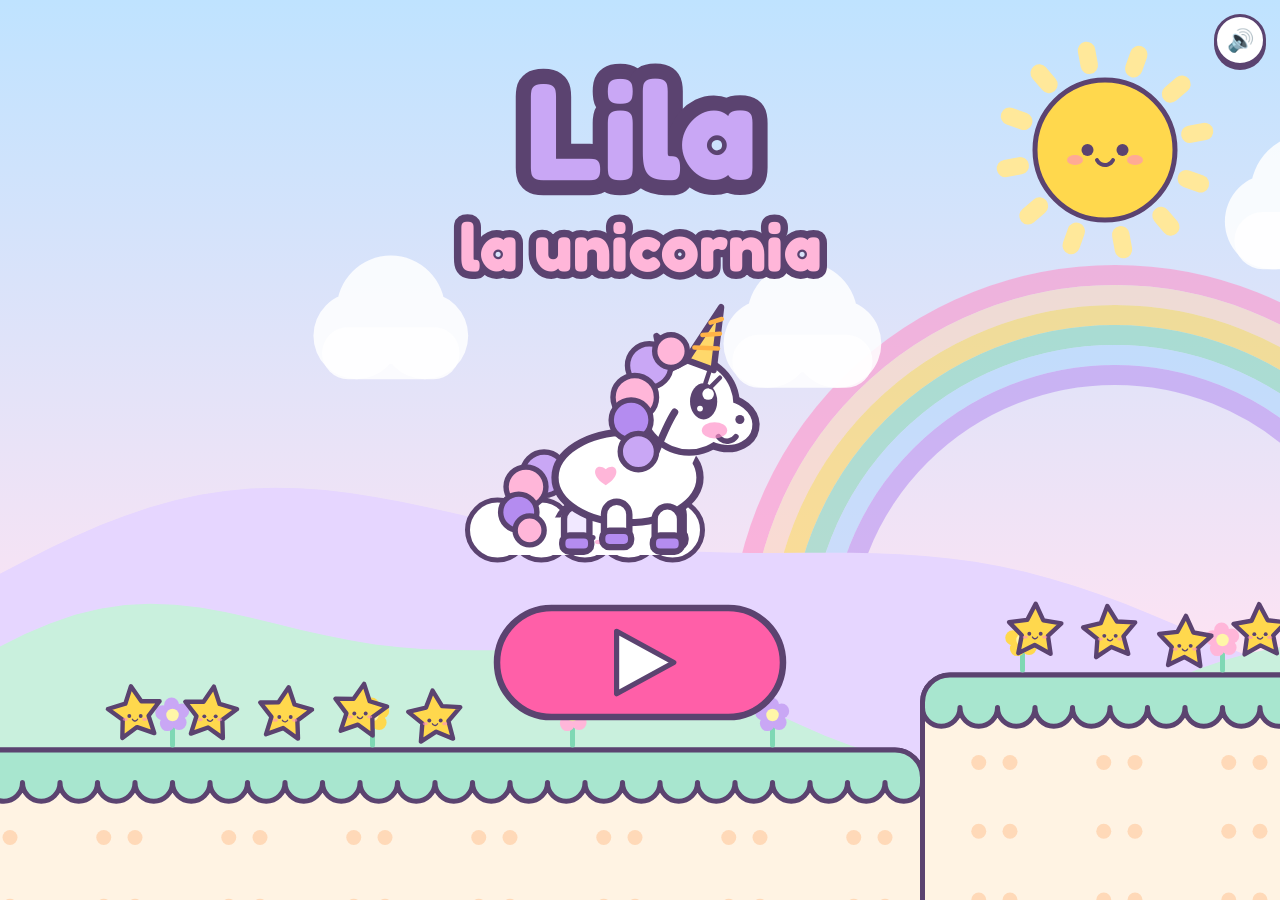
<file: pruebas/index.html>
<!doctype html>
<html lang="es">
<head>
  <meta charset="utf-8">
  <meta name="viewport" content="width=device-width, initial-scale=1, maximum-scale=1, user-scalable=no, viewport-fit=cover">
  <title>Lila la unicornia</title>
  <meta name="description" content="Un juego tierno y fácil para peques: ayuda a Lila la unicornia a llegar a su castillo... ¡y lo que pasa después!">
  <meta name="theme-color" content="#cfe9ff">
  <link rel="icon" href="data:image/svg+xml,%3Csvg xmlns='http://www.w3.org/2000/svg' viewBox='0 0 64 64'%3E%3Ccircle cx='32' cy='36' r='22' fill='%23fff' stroke='%235b4370' stroke-width='3'/%3E%3Cpath d='M30 16 L36 2 L40 18 Z' fill='%23ffd86b' stroke='%235b4370' stroke-width='2.5' stroke-linejoin='round'/%3E%3Ccircle cx='18' cy='26' r='9' fill='%23c9a7f5'/%3E%3Ccircle cx='38' cy='36' r='4' fill='%235b4370'/%3E%3Cellipse cx='44' cy='44' rx='5' ry='3' fill='%23ffb6d9'/%3E%3C/svg%3E">
  <link rel="preconnect" href="https://fonts.googleapis.com">
  <link rel="preconnect" href="https://fonts.gstatic.com" crossorigin>
  <link href="https://fonts.googleapis.com/css2?family=Fredoka:wght@500;700&display=swap" rel="stylesheet">
  <link rel="stylesheet" href="style.css">
</head>
<body>
  <canvas id="screen" aria-label="Lila la unicornia, juego para peques"></canvas>

  <button class="mute" id="mute" aria-label="Sonido">🔊</button>

  <!-- mando táctil: el joystick aparece donde se apoya el dedo; en reposo es un circulito -->
  <div class="stick" id="stick" aria-hidden="true"><div class="knob"></div></div>
  <button class="jump" id="jump" aria-label="Saltar">♥</button>

  <script src="game.js" defer></script>
</body>
</html>
</file>
<file: pruebas/style.css>
* { box-sizing: border-box; margin: 0; padding: 0; }

html, body {
  height: 100%;
  background: #cfe9ff;
  overflow: hidden;
  touch-action: none;
  -webkit-user-select: none;
  user-select: none;
  -webkit-tap-highlight-color: transparent;
  font-family: "Fredoka", "Comic Sans MS", system-ui, sans-serif;
}

#screen {
  position: fixed;
  inset: 0;
  width: 100vw;
  height: 100vh;
  height: 100dvh;
  display: block;
}

button {
  font-family: inherit;
  cursor: pointer;
  touch-action: none;
}

.mute {
  position: fixed;
  top: max(14px, env(safe-area-inset-top));
  right: max(14px, env(safe-area-inset-right));
  width: 52px; height: 52px;
  border-radius: 50%;
  border: 3px solid #5b4370;
  background: #fff;
  font-size: 22px;
  box-shadow: 0 4px 0 #5b4370;
}
.mute:active { transform: translateY(3px); box-shadow: 0 1px 0 #5b4370; }

/* Mando táctil mínimo: joystick flotante a la izquierda y un corazón pequeño para saltar */
.stick, .jump { display: none; }

@media (hover: none) and (pointer: coarse) {
  [data-stage="play"] .stick, [data-stage="maze"] .stick,
  [data-stage="sea"] .stick, [data-stage="sky"] .stick { display: block; }
  [data-stage="play"] .jump, [data-stage="sky"] .jump { display: block; }

  .stick {
    position: fixed;
    left: calc(max(16px, env(safe-area-inset-left)) + 48px);
    top: calc(100% - max(16px, env(safe-area-inset-bottom)) - 48px);
    width: 96px; height: 96px;
    margin: -48px 0 0 -48px;
    border-radius: 50%;
    border: 3px solid rgba(91, 67, 112, 0.35);
    background: rgba(255, 255, 255, 0.3);
    pointer-events: none;
    opacity: 0.6;
  }
  .stick.active { opacity: 0.9; }
  .knob {
    position: absolute;
    left: 50%; top: 50%;
    width: 44px; height: 44px;
    margin: -22px 0 0 -22px;
    border-radius: 50%;
    border: 3px solid #5b4370;
    background: #ffc7e3;
    box-shadow: 0 3px 0 #5b4370;
  }

  .jump {
    position: fixed;
    right: max(16px, env(safe-area-inset-right));
    bottom: max(16px, env(safe-area-inset-bottom));
    width: 64px; height: 64px;
    border-radius: 50%;
    border: 3px solid #5b4370;
    background: #ffc7e3;
    color: #ff5fa8;
    font-size: 30px;
    font-weight: 700;
    box-shadow: 0 4px 0 #5b4370;
    opacity: 0.8;
  }
  .jump.on { transform: translateY(3px); box-shadow: 0 1px 0 #5b4370; }
}
</file>
